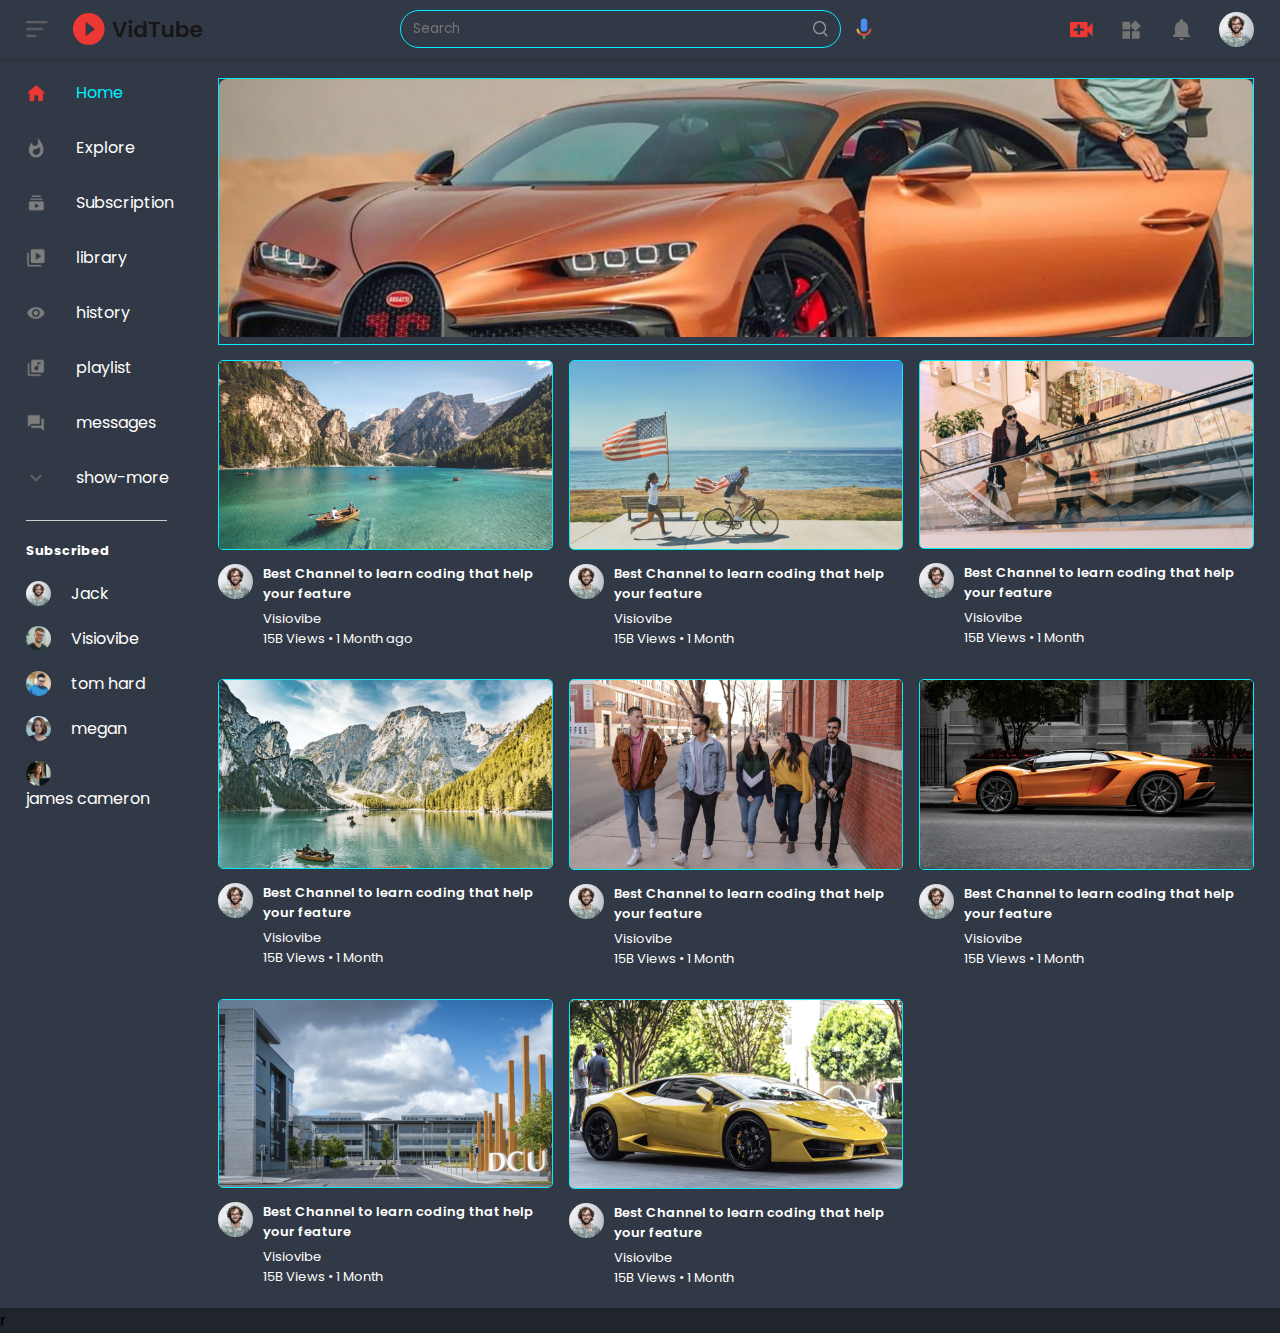
<file: index.html>
<!DOCTYPE html>
<html lang="en">
  <head>
    <meta charset="UTF-8" />
    <meta name="viewport" content="width=device-width, initial-scale=1.0" />
    <title>youtube</title>
    <link rel="stylesheet" href="index.css" />
    <link
      rel="stylesheet"
      href="https://cdnjs.cloudflare.com/ajax/libs/font-awesome/6.4.2/css/all.min.css"
      integrity="sha512-z3gLpd7yknf1YoNbCzqRKc4qyor8gaKU1qmn+CShxbuBusANI9QpRohGBreCFkKxLhei6S9CQXFEbbKuqLg0DA=="
      crossorigin="anonymous"
      referrerpolicy="no-referrer"
    />
  </head>
  <body>
    <!-- --------------nav-bar----------------- -->
    <nav class="flex-div">
      <div class="nav-left flex-div">
        <img src="image/menu.png" class="menu-icon" />
        <img src="image/logo.png" class="logo" />
      </div>
      <div class="nav-middle flex-div">
        <div class="search-box flex-div">
          <input type="text" placeholder="Search" />
          <img src="image/search.png" />
        </div>

        <img src="image/voice-search.png" class="mic-icon" />
      </div>
      <div class="nav-right flex-div">
        <img src="image/upload.png" />
        <img src="image/more.png" />
        <img src="image/notification.png" />
        <img src="image/Jack.png" class="user-icon" />
      </div>
    </nav>

    <!-- ----------------------------side-bar-------------- -->
    <div class="side-bar">
      <div class="shortcut-links">
        <a href="#"
          ><img src="image/home.png" alt="" />
          <p>Home</p></a
        >
        <a href="#"
          ><img src="image/explore.png" alt="" />
          <p>Explore</p></a
        >
        <a href="#"
          ><img src="image/subscriprion.png" alt="" />
          <p>Subscription</p></a
        >
        <a href="#"
          ><img src="image/library.png" alt="" />
          <p>library</p></a
        >
        <a href="#"
          ><img src="image/history.png" alt="" />
          <p>history</p></a
        >
        <a href="#"
          ><img src="image/playlist.png" alt="" />
          <p>playlist</p></a
        >
        <a href="#"
          ><img src="image/messages.png" alt="" />
          <p>messages</p></a
        >
        <a href="#"
          ><img src="image/show-more.png" alt="" />
          <p>show-more</p></a
        >
        <hr />
      </div>
      <div class="sub-list">
        <h3>Subscribed</h3>
        <a href="#"
          ><img src="image/Jack.png" alt="" />
          <p>Jack</p></a
        >
        <a href="#"
          ><img src="image/simon.png" alt="" />
          <p>Visiovibe</p></a
        >
        <a href="#"
          ><img src="image/tom.png" alt="" />
          <p>tom hard</p></a
        >
        <a href="#"
          ><img src="image/megan.png" alt="" />
          <p>megan</p></a
        >
        <a href="#"
          ><img src="image/cameron.png" alt="" />
          <p>james cameron</p></a
        >
      </div>
    </div>

    <!-- -------------hero------------ -->
    <div class="container">
      <div class="banner">
        <img src="image/peakpx.jpg" />
      </div>
      <div class="list-container">
        <div class="vid-list">
          <a href="playvideo.html"
            ><img src="image/thumbnail1.png" class="thumbnail"
          /></a>
          <div class="flex-div">
            <img src="image/Jack.png" />
            <div class="vid-info">
              <a href="playvideo.html"
                >Best Channel to learn coding that help your feature</a
              >
              <p>Visiovibe</p>
              <p>15B Views &bull; 1 Month ago</p>
            </div>
          </div>
        </div>
        <div class="vid-list">
          <a href="#"><img src="image/thumbnail2.png" class="thumbnail" /></a>
          <div class="flex-div">
            <img src="image/Jack.png" />
            <div class="vid-info">
              <a href="#"
                >Best Channel to learn coding that help your feature</a
              >
              <p>Visiovibe</p>
              <p>15B Views &bull; 1 Month</p>
            </div>
          </div>
        </div>
        <div class="vid-list">
          <a href="#"><img src="image/thumbnail3.png" class="thumbnail" /></a>
          <div class="flex-div">
            <img src="image/Jack.png" />
            <div class="vid-info">
              <a href="#"
                >Best Channel to learn coding that help your feature</a
              >
              <p>Visiovibe</p>
              <p>15B Views &bull; 1 Month</p>
            </div>
          </div>
        </div>
        <div class="vid-list">
          <a href="#"><img src="image/thumbnail4.png" class="thumbnail" /></a>
          <div class="flex-div">
            <img src="image/Jack.png" />
            <div class="vid-info">
              <a href="#"
                >Best Channel to learn coding that help your feature</a
              >
              <p>Visiovibe</p>
              <p>15B Views &bull; 1 Month</p>
            </div>
          </div>
        </div>
        <div class="vid-list">
          <a href="#"><img src="image/thumbnail5.png" class="thumbnail" /></a>
          <div class="flex-div">
            <img src="image/Jack.png" />
            <div class="vid-info">
              <a href="#"
                >Best Channel to learn coding that help your feature</a
              >
              <p>Visiovibe</p>
              <p>15B Views &bull; 1 Month</p>
            </div>
          </div>
        </div>
        <div class="vid-list">
          <a href="#"><img src="image/thumbnail6.png" class="thumbnail" /></a>
          <div class="flex-div">
            <img src="image/Jack.png" />
            <div class="vid-info">
              <a href="#"
                >Best Channel to learn coding that help your feature</a
              >
              <p>Visiovibe</p>
              <p>15B Views &bull; 1 Month</p>
            </div>
          </div>
        </div>
        <div class="vid-list">
          <a href="#"><img src="image/thumbnail7.png" class="thumbnail" /></a>
          <div class="flex-div">
            <img src="image/Jack.png" />
            <div class="vid-info">
              <a href="#"
                >Best Channel to learn coding that help your feature</a
              >
              <p>Visiovibe</p>
              <p>15B Views &bull; 1 Month</p>
            </div>
          </div>
        </div>
        <div class="vid-list">
          <a href="#"><img src="image/thumbnail8.png" class="thumbnail" /></a>
          <div class="flex-div">
            <img src="image/Jack.png" />
            <div class="vid-info">
              <a href="#"
                >Best Channel to learn coding that help your feature</a
              >
              <p>Visiovibe</p>
              <p>15B Views &bull; 1 Month</p>
            </div>
          </div>
        </div>
      </div>
    </div>

    <script src="./script.js"></script>
  </body>
  r
</html>
</file>
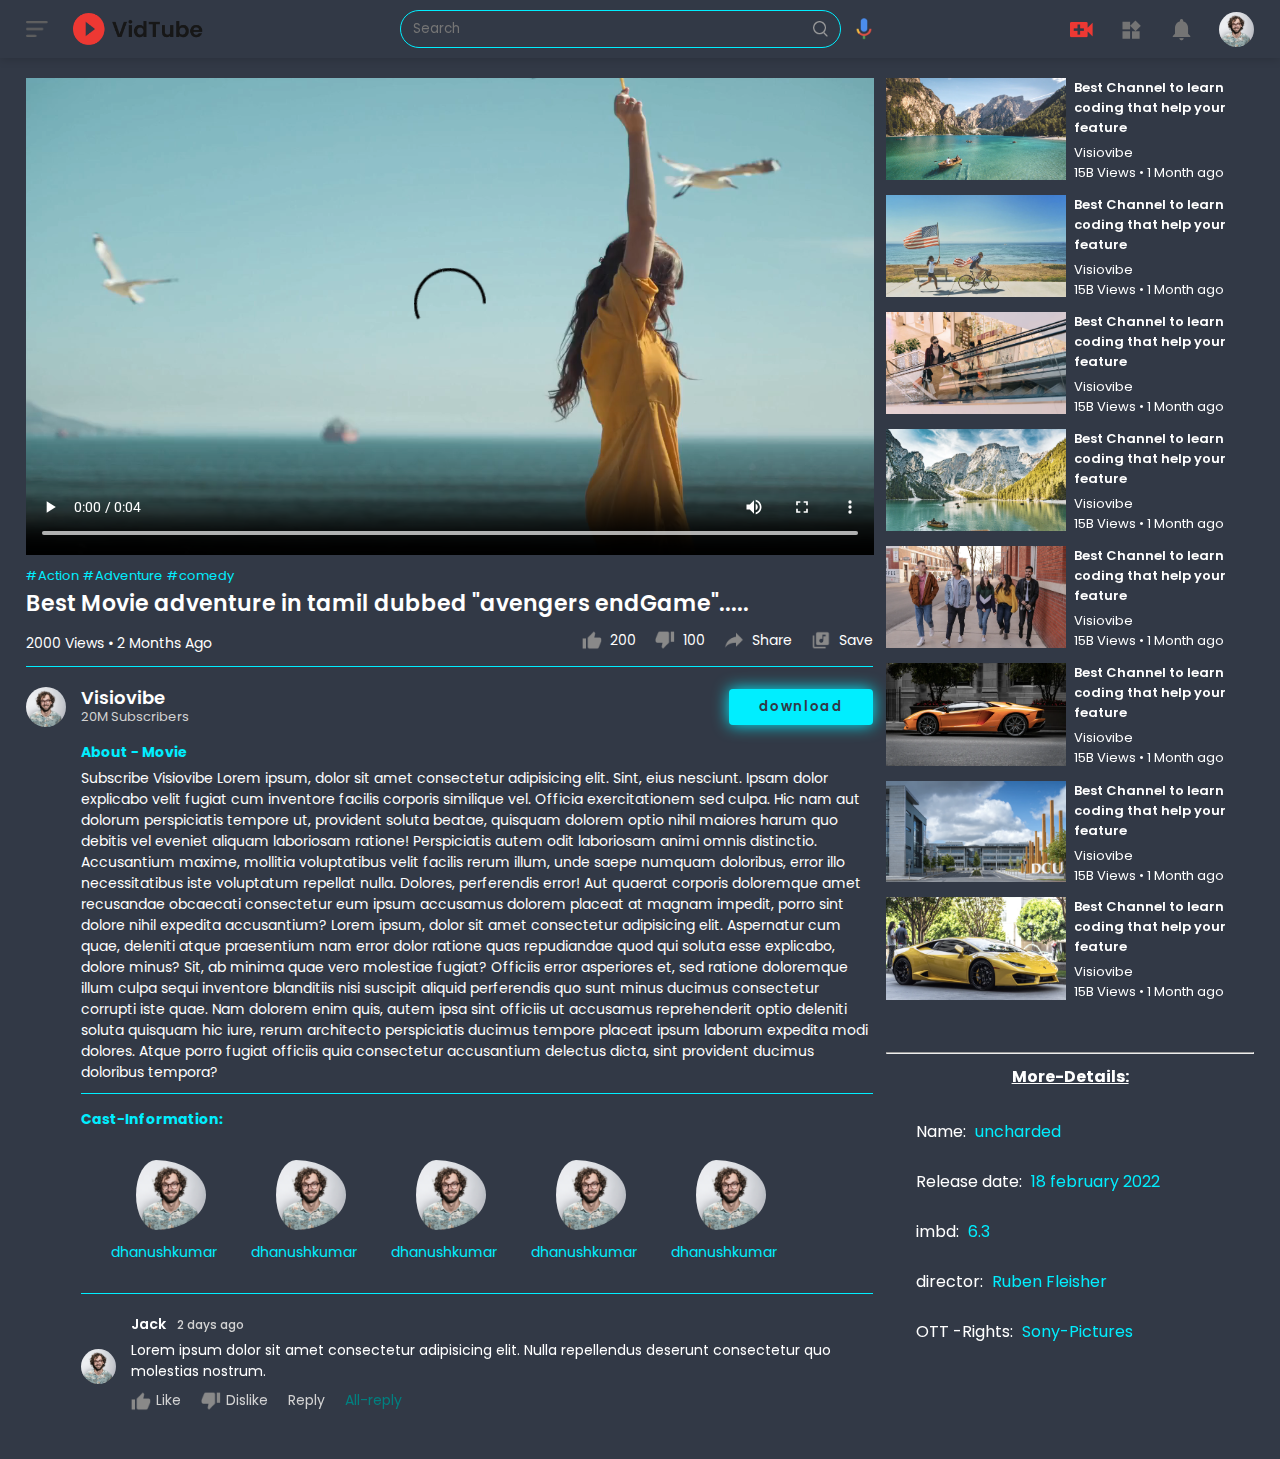
<file: playvideo.html>
<!DOCTYPE html>
<html lang="en">
  <head>
    <meta charset="UTF-8" />
    <meta name="viewport" content="width=device-width, initial-scale=1.0" />
    <title>play - Video , Visiovibe</title>
    <link rel="stylesheet" href="index.css" />
  </head>
  <body>
    <nav class="flex-div">
      <div class="nav-left flex-div">
        <img src="image/menu.png" class="menu-icon" />
        <img src="image/logo.png" class="logo" />
      </div>
      <div class="nav-middle flex-div">
        <div class="search-box flex-div">
          <input type="text" placeholder="Search" />
          <img src="image/search.png" />
        </div>

        <img src="image/voice-search.png" class="mic-icon" />
      </div>
      <div class="nav-right flex-div">
        <img src="image/upload.png" />
        <img src="image/more.png" />
        <img src="image/notification.png" />
        <img src="image/Jack.png" class="user-icon" />
      </div>
    </nav>
    <div class="container play-container">
      <div class="row">
        <div class="play-video">
          <video controls autoplay>
            <source src="image/video.mp4" type="video/mp4" />
          </video>
          <div class="tags">
            <a href="#">#Action</a>
            <a href="#">#Adventure</a>
            <a href="#">#comedy</a>
          </div>
          <!-- <h3>Movie-Name:Uncharted</h3> -->
          <h3>Best Movie adventure in tamil dubbed "avengers endGame".....</h3>
          <div class="play-video-info">
            <p>2000 Views &bull; 2 Months Ago</p>
            <div>
              <a href="#"><img src="image/like.png" alt="" />200</a>
              <a href="#"><img src="image/dislike.png" alt="" />100</a>
              <a href="#"><img src="image/share.png" alt="" />Share</a>
              <a href="#"><img src="image/save.png" alt="" />Save</a>
            </div>
          </div>
          <hr />
          <div class="publisher">
            <img src="image/Jack.png" alt="" />
            <div>
              <p>Visiovibe</p>
              <span>20M Subscribers</span>
            </div>
            <button type="button" download >download</button>
          </div>
          <div class="vid-description">
           <h2 class="h2">About - Movie</h2>
            <p>
              Subscribe Visiovibe Lorem ipsum, dolor sit amet consectetur
              adipisicing elit. Sint, eius nesciunt. Ipsam dolor explicabo velit
              fugiat cum inventore facilis corporis similique vel. Officia
              exercitationem sed culpa. Hic nam aut dolorum perspiciatis tempore
              ut, provident soluta beatae, quisquam dolorem optio nihil maiores
              harum quo debitis vel eveniet aliquam laboriosam ratione!
              Perspiciatis autem odit laboriosam animi omnis distinctio.
              Accusantium maxime, mollitia voluptatibus velit facilis rerum
              illum, unde saepe numquam doloribus, error illo necessitatibus
              iste voluptatum repellat nulla. Dolores, perferendis error! Aut
              quaerat corporis doloremque amet recusandae obcaecati consectetur
              eum ipsum accusamus dolorem placeat at magnam impedit, porro sint
              dolore nihil expedita accusantium? Lorem ipsum, dolor sit amet
              consectetur adipisicing elit. Aspernatur cum quae, deleniti atque
              praesentium nam error dolor ratione quas repudiandae quod qui
              soluta esse explicabo, dolore minus? Sit, ab minima quae vero
              molestiae fugiat? Officiis error asperiores et, sed ratione
              doloremque illum culpa sequi inventore blanditiis nisi suscipit
              aliquid perferendis quo sunt minus ducimus consectetur corrupti
              iste quae. Nam dolorem enim quis, autem ipsa sint officiis ut
              accusamus reprehenderit optio deleniti soluta quisquam hic iure,
              rerum architecto perspiciatis ducimus tempore placeat ipsum
              laborum expedita modi dolores. Atque porro fugiat officiis quia
              consectetur accusantium delectus dicta, sint provident ducimus
              doloribus tempora?
            </p>
            <hr>
            <h4>Cast-Information:</h4>
            <div class="add-commit">
              
             <a href="#"><img src="image/Jack.png" alt="dhanuskumar"  /><p>dhanushkumar</p></a> 
             <a href="#"><img src="image/Jack.png" alt="dhanuskumar"  /><p>dhanushkumar</p></a> 
             <a href="#"><img src="image/Jack.png" alt="dhanuskumar"  /><p>dhanushkumar</p></a> 
             <a href="#"><img src="image/Jack.png" alt="dhanuskumar"  /><p>dhanushkumar</p></a> 
             <a href="#"><img src="image/Jack.png" alt="dhanuskumar"  /><p>dhanushkumar</p></a>
            </div>
            <hr>
            <div class="old-comment">
              <img src="image/Jack.png" alt="" />
              <div>
                <h3>Jack <span>2 days ago</span></h3>
                <p>
                  Lorem ipsum dolor sit amet consectetur adipisicing elit. Nulla
                  repellendus deserunt consectetur quo molestias nostrum.
                </p>
                <div class="commit-action">
                  <img src="image/like.png" alt="" />
                  <span>Like</span>
                  <img src="image/dislike.png" alt="" />
                  <span>Dislike</span>
                  <span>Reply</span>
                  <span><a href="#">All-reply</a></span>
                </div>
              </div>
            </div>
          </div>
        </div>
        <div class="right-sidebar">
          <div class="side-video-list">
            <a href="" class="small-thumbnail"
              ><img src="image/thumbnail1.png" alt=""
            /></a>
            <div class="vid-info">
              <a href="#"
                >Best Channel to learn coding that help your feature</a
              >
              <p>Visiovibe</p>
              <p>15B Views &bull; 1 Month ago</p>
            </div>
          </div>
          <div class="side-video-list">
            <a href="" class="small-thumbnail"
              ><img src="image/thumbnail2.png" alt=""
            /></a>
            <div class="vid-info">
              <a href="#"
                >Best Channel to learn coding that help your feature</a
              >
              <p>Visiovibe</p>
              <p>15B Views &bull; 1 Month ago</p>
            </div>
          </div>
          <div class="side-video-list">
            <a href="" class="small-thumbnail"
              ><img src="image/thumbnail3.png" alt=""
            /></a>
            <div class="vid-info">
              <a href="#"
                >Best Channel to learn coding that help your feature</a
              >
              <p>Visiovibe</p>
              <p>15B Views &bull; 1 Month ago</p>
            </div>
          </div>
          <div class="side-video-list">
            <a href="" class="small-thumbnail"
              ><img src="image/thumbnail4.png" alt=""
            /></a>
            <div class="vid-info">
              <a href="#"
                >Best Channel to learn coding that help your feature</a
              >
              <p>Visiovibe</p>
              <p>15B Views &bull; 1 Month ago</p>
            </div>
          </div>
          <div class="side-video-list">
            <a href="" class="small-thumbnail"
              ><img src="image/thumbnail5.png" alt=""
            /></a>
            <div class="vid-info">
              <a href="#"
                >Best Channel to learn coding that help your feature</a
              >
              <p>Visiovibe</p>
              <p>15B Views &bull; 1 Month ago</p>
            </div>
          </div>
          <div class="side-video-list">
            <a href="" class="small-thumbnail"
              ><img src="image/thumbnail6.png" alt=""
            /></a>
            <div class="vid-info">
              <a href="#"
                >Best Channel to learn coding that help your feature</a
              >
              <p>Visiovibe</p>
              <p>15B Views &bull; 1 Month ago</p>
            </div>
          </div>
          <div class="side-video-list">
            <a href="" class="small-thumbnail"
              ><img src="image/thumbnail7.png" alt=""
            /></a>
            <div class="vid-info">
              <a href="#"
                >Best Channel to learn coding that help your feature</a
              >
              <p>Visiovibe</p>
              <p>15B Views &bull; 1 Month ago</p>
            </div>
          </div>
          <div class="side-video-list">
            <a href="" class="small-thumbnail"
              ><img src="image/thumbnail8.png" alt=""
            /></a>
            <div class="vid-info">
              <a href="#"
                >Best Channel to learn coding that help your feature</a
              >
              <p>Visiovibe</p>
              <p>15B Views &bull; 1 Month ago</p>
            </div>
          </div>
          <hr class="hr-hr" />
          <div class="more-details-container">
          <h4 class="More-Details"><u>More-Details:</u></h4>
          <p>Name: <span class="span">uncharded</span></p>
          <br />
          <p>Release date: <span class="span">18 february 2022</span></p>
          <br />
          <p>imbd: <span class="span">6.3</span></p>
          <br />
          <p>director: <span class="span">Ruben Fleisher</span></p>
          <br />
          <p>OTT -Rights: <span class="span">Sony-Pictures</span></p>
          <br />
        </div>
      </div>
    </div>
  </body>
</html>
</file>
<file: index.css>
@import url("https://fonts.googleapis.com/css2?family=Orbitron:wght@400;500;600;700&family=Poppins:wght@300;400;500;600;700&family=Roboto:wght@300&display=swap");

* {
  margin: 0;
  padding: 0;
  box-sizing: border-box;
  font-family: "Poppins", sans-serif;
}
:root {
  --bg-color: #1f242d;
  --second-bg-color: #323946;
  --text-color: #fff;
  --main-color: #0ef;
  --box-shadow: 0 0 1rem var(var(--main-color));
}
/* .btn {
  display: inline-block;
  padding: 1rem 2.8rem;
  background: var(--main-color);
  border-radius: 4rem;
  box-shadow: 0 0 1rem var(--main-color);
  font-size: 1.6rem;
  color: var(--second-bg-color);
  letter-spacing: 0.1rem;
  font-weight: 600;
  transition: 0.5s ease;
  opacity: 1;
  animation: slidetop 1s ease forwards;
  animation-delay: 2s;
}
.btn:hover {
  box-shadow: none;
} */
body {
  background: var(--bg-color);
}
a {
  text-decoration: none;
  color: var(--text-color);
}
img {
  cursor: pointer;
  color: #fff;
}
.flex-div {
  display: flex;
  align-items: center;
}
nav {
  padding: 10px 2%;
  justify-content: space-between;
  box-shadow: 0 0 10px rgba(0, 0, 0, 0.2);
  background: var(--second-bg-color);
  position: sticky;
  top: 0;
  z-index: 10;
  color: var(--text-color);
}
.nav image {
  background: var(--text-color);
}
.nav-right img {
  width: 25px;
  margin-right: 25px;
  /* co: var(--text-color); */
}
.nav-right .user-icon {
  width: 35px;
  border-radius: 50%;
  margin-right: 0;
}
.nav-left .menu-icon {
  width: 22px;
  margin-right: 25px;
}
.nav-left .logo {
  width: 130px;
}
.nav-middle .mic-icon {
  width: 16px;
}
.nav-middle .search-box {
  border: 1px solid var(--main-color);
  margin-right: 15px;
  padding: 8px 12px;
  border-radius: 35px;
}
.nav-middle .search-box input {
  width: 400px;
  border: 0;
  outline: none;
  background: transparent;
}
.nav-middle .search-box img {
  width: 15px;
  color: #fff;
}
/* ----------------------------side-bar----------------- */
.side-bar {
  background: var(--second-bg-color);
  width: 15%;
  height: 100vh;
  position: fixed;
  top: 0;
  padding-left: 2%;
  padding-top: 80px;
}
.shortcut-links a img {
  width: 20px;
  margin-right: 30px;
}
.shortcut-links a {
  display: flex;
  align-items: center;
  margin-bottom: 30px;
  width: fit-content;
  flex-wrap: wrap;
}
.shortcut-links a:first-child {
  color: var(--main-color);
}
.side-bar hr {
  border: 0;
  height: 1px;
  background: #ccc;
  width: 85%;
}
.sub-list h3 {
  font-size: 13px;
  margin: 20px 0;
  color: var(--text-color);
}
.sub-list a {
  display: flex;
  align-items: center;
  margin-bottom: 20px;
  width: fit-content;
  flex-wrap: wrap;
}
.sub-list a img {
  width: 25px;
  border-radius: 50%;
  margin-right: 20px;
}
.small-sidebar {
  width: 5%;
}
.small-sidebar a p {
  display: none;
}
.small-sidebar h3 {
  display: none;
}
.small-sidebar hr {
  width: 50%;
  margin-bottom: 25px;
}

/* ----------main------------------- */
.container {
  padding-left: 17%;
  background: var(--second-bg-color);
  padding-right: 2%;
  padding-top: 20px;
  padding-bottom: 20px;
  color: white;
}
.large-container {
  padding-left: 7%;
}
.banner {
  width: 100%;
  border: 1px solid var(--main-color);
}
.banner img {
  width: 100%;
  border-radius: 8px;
}
.list-container {
  display: grid;
  grid-template-columns: repeat(auto-fit, minmax(250px, 1fr));
  grid-column-gap: 16px;
  grid-row-gap: 30px;
  margin-top: 15px;
}
.vid-list .thumbnail {
  width: 100%;
  border-radius: 5px;
  border: 1px solid var(--main-color);
}
.vid-list .flex-div {
  align-items: flex-start;
  margin-top: 7px;
}
.vid-list .flex-div img {
  width: 35px;
  margin-right: 10px;
  border-radius: 50%;
}
.vid-info {
  color: var(--text-color);
  font-size: 13px;
}
.vid-info a {
  color: var(--text-color);
  font-weight: 600;
  display: block;
  margin-bottom: 5px;
}
/* ----------------media------------- */
@media (max-width: 900px) {
  .menu-icon {
    display: none;
  }
  .side-bar {
    display: none;
  }
  .container,
  .large-container {
    padding-left: 5%;
    padding-right: 5%;
  }
  .nav-right img {
    display: none;
  }
  .nav-right .user-icon {
    display: block;
    width: 30px;
  }
  .nav-middle .search-box input {
    width: 100px;
  }
  .nav-middle .mic-icon {
    display: none;
  }
  .logo {
    width: 90px;
  }
}

/* --------------------------playvideo page1--------------- */
.play-container {
  padding-left: 2%;
}
.row {
  display: flex;
  justify-content: space-between;
  flex-wrap: wrap;
}
.play-video {
  flex-basis: 69%;
}
.right-sidebar {
  flex-basis: 30%;
}
.play-video video {
  width: 100%;
}
.side-video-list {
  display: flex;
  justify-content: space-between;
  margin-bottom: 8px;
}
.side-video-list img {
  width: 100%;
}
.side-video-list .small-thumbnail {
  flex-basis: 49%;
}
.side-video-list .vid-info {
  flex-basis: 49%;
}
.play-video .tags a {
  color: var(--main-color);
  font-size: 13px;
}
.play-video h3 {
  font-weight: 600;
  font-size: 22px;
}
.play-video .play-video-info {
  display: flex;
  align-items: center;
  justify-content: space-between;
  flex-wrap: wrap;
  margin-top: 10px;
  font-size: 14px;
  color: var(--text-color);
}
.play-video .play-video-info a img {
  width: 20px;
  margin-right: 8px;
}
.play-video .play-video-info a {
  display: inline-flex;
  align-items: center;
  margin-left: 15px;
}
.play-video hr {
  border: 0;
  height: 1px;
  background-color: var(--main-color);
  margin: 10px 0;
}
.publisher {
  display: flex;
  align-items: center;
  margin-top: 20px;
}
.publisher div {
  flex: 1;
  line-height: 18px;
}
.publisher img {
  width: 40px;
  border-radius: 50%;
  margin-right: 15px;
}
.publisher div p {
  color: var(--text-color);
  font-weight: 600;

  font-size: 18px;
}
.publisher div span {
  font-size: 13px;
  color: lightgray;
}
.publisher button {
  background: var(--main-color);
  color: var(--second-bg-color);
  padding: 8px 30px;
  border: none;
  outline: none;
  border-radius: 4px;
  cursor: pointer;
  box-shadow: 0 0 1rem var(--main-color);
  letter-spacing: 0.1rem;
  font-weight: 600;
  transition: 0.5s ease;
  opacity: 1;
  animation: slidetop 1s ease forwards;
  animation-delay: 2s;
}

.publisher button:hover {
  box-shadow: none;
}
.h2 {
  font-size: 14px;
  color: var(--main-color);
}
.vid-description {
  padding-left: 55px;
  margin: 15px 0;
}
.vid-description p {
  font-size: 14px;
  margin-top: 5px;
  color: var(--text-color);
}
.vid-description h4 {
  font-size: 14px;
  color: var(--main-color);
  margin-top: 15px;
}
.add-commit {
  display: flex;
  align-items: center;
  margin: 30px 0;
}
.add-commit img {
  width: 100px;
  border-radius: 50%;
  margin-right: 15px;
  flex-wrap: wrap;
  margin-left: 10px;
  cursor: default;
  padding-left: 30px;
}
.add-commit a {
  margin-left: 15px;
  cursor: default;
}
.add-commit a p {
  margin-left: 15px;
  color: var(--main-color);
}
.add-commit input {
  border: none;
  outline: none;
  border-bottom: 1px solid var(--main-color);
  width: 100%;
  padding-left: 10px;
  background-color: transparent;
  display: none;
}
.old-comment {
  display: flex;
  align-items: center;
  margin: 20px 0;
}
.old-comment img {
  width: 35px;
  border-radius: 50%;
  margin-right: 15px;
}
.old-comment h3 {
  font-size: 14px;
  margin-bottom: 2px;
}
h3 span {
  font-size: 12px;
  color: lightgray;
  font-weight: 500;
  margin-left: 8px;
}
.old-comment .commit-action {
  display: flex;
  align-items: center;
  margin: 8px 0;
  font-size: 14px;
}
.old-comment .commit-action img {
  border-radius: 0;
  width: 20px;
  margin-right: 5px;
}
.old-comment .commit-action span {
  margin-right: 20px;
  color: lightgray;
}
.old-comment .commit-action span a {
  color: teal;
}
.hr-hr {
  margin-top: 45px;
}
.More-Details {
  margin-top: 10px;
  text-align: center;
  color: var(--text-color);
}
.more-details-container .More-Details {
  margin-bottom: 30px;
}
.more-details-container p {
  margin-left: 30px;
}

.more-details-container p span {
  color: var(--main-color);
  margin-left: 5px;
}
</file>
